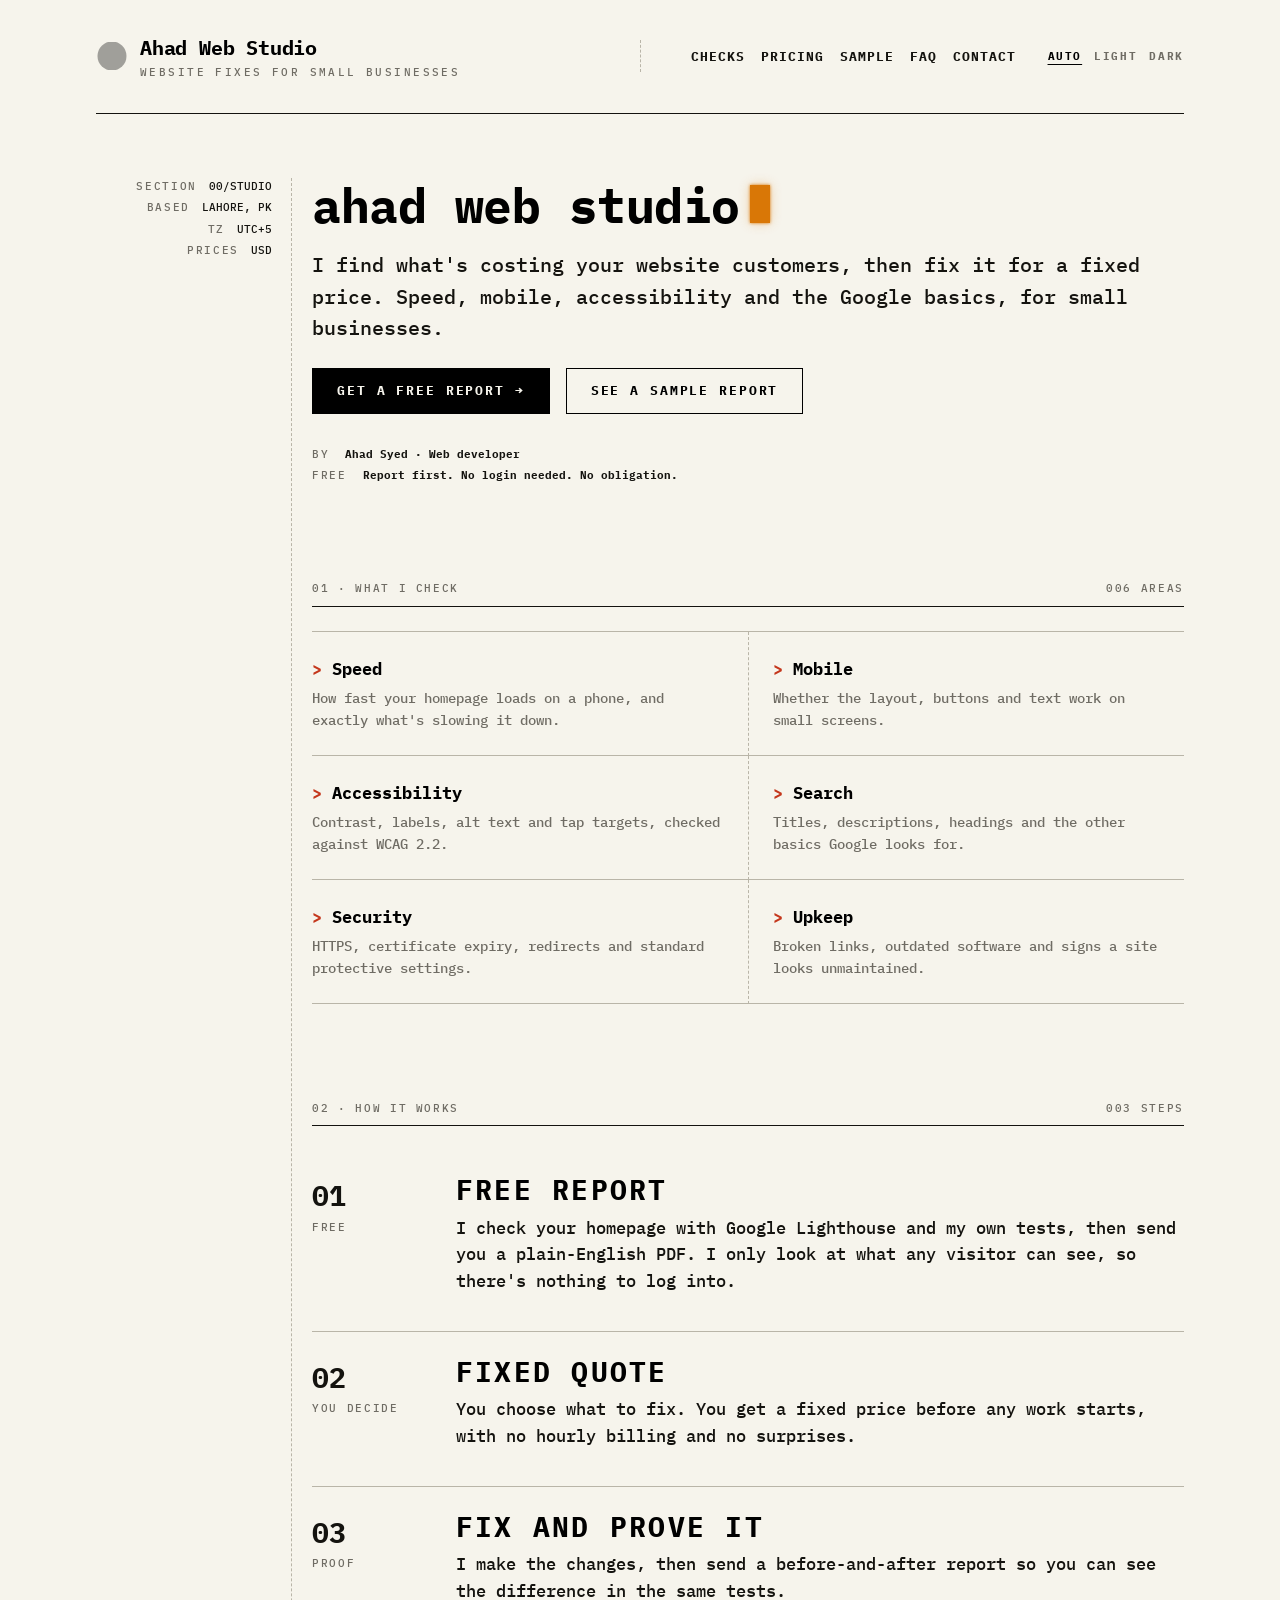
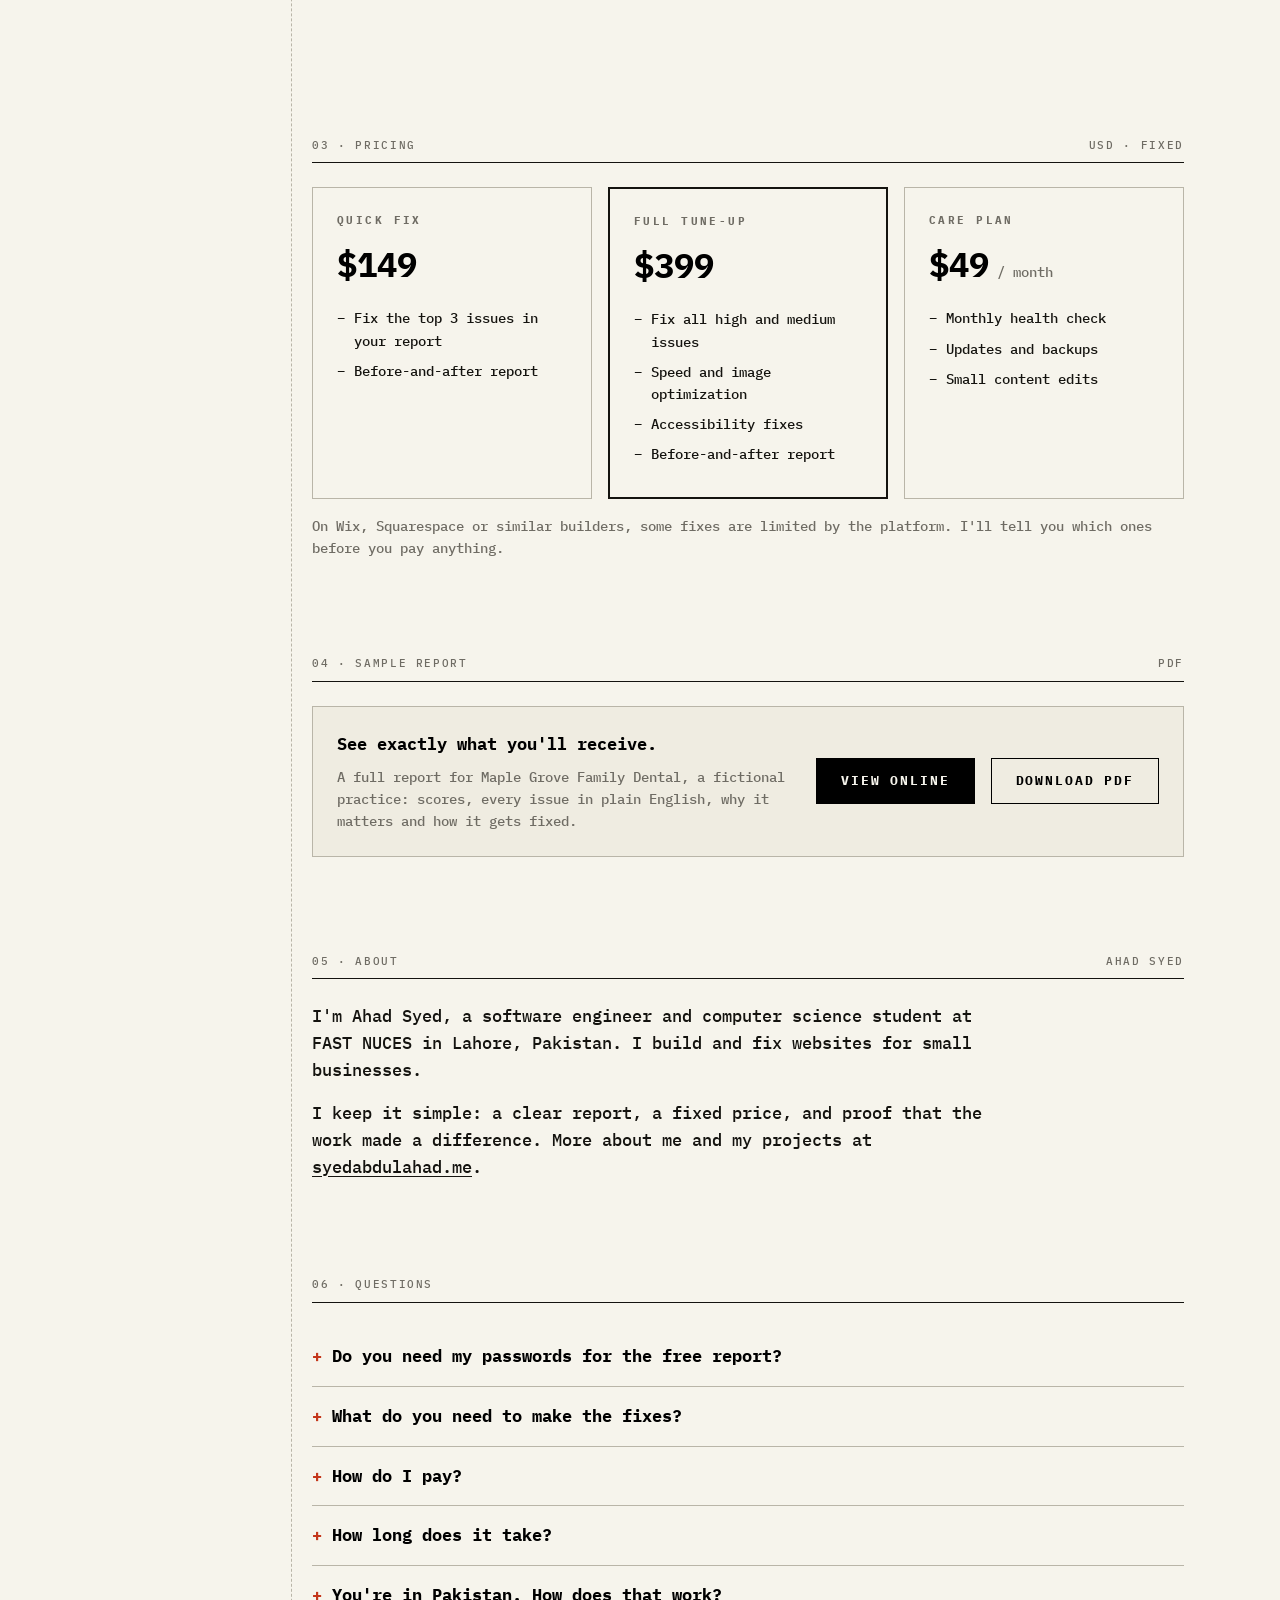
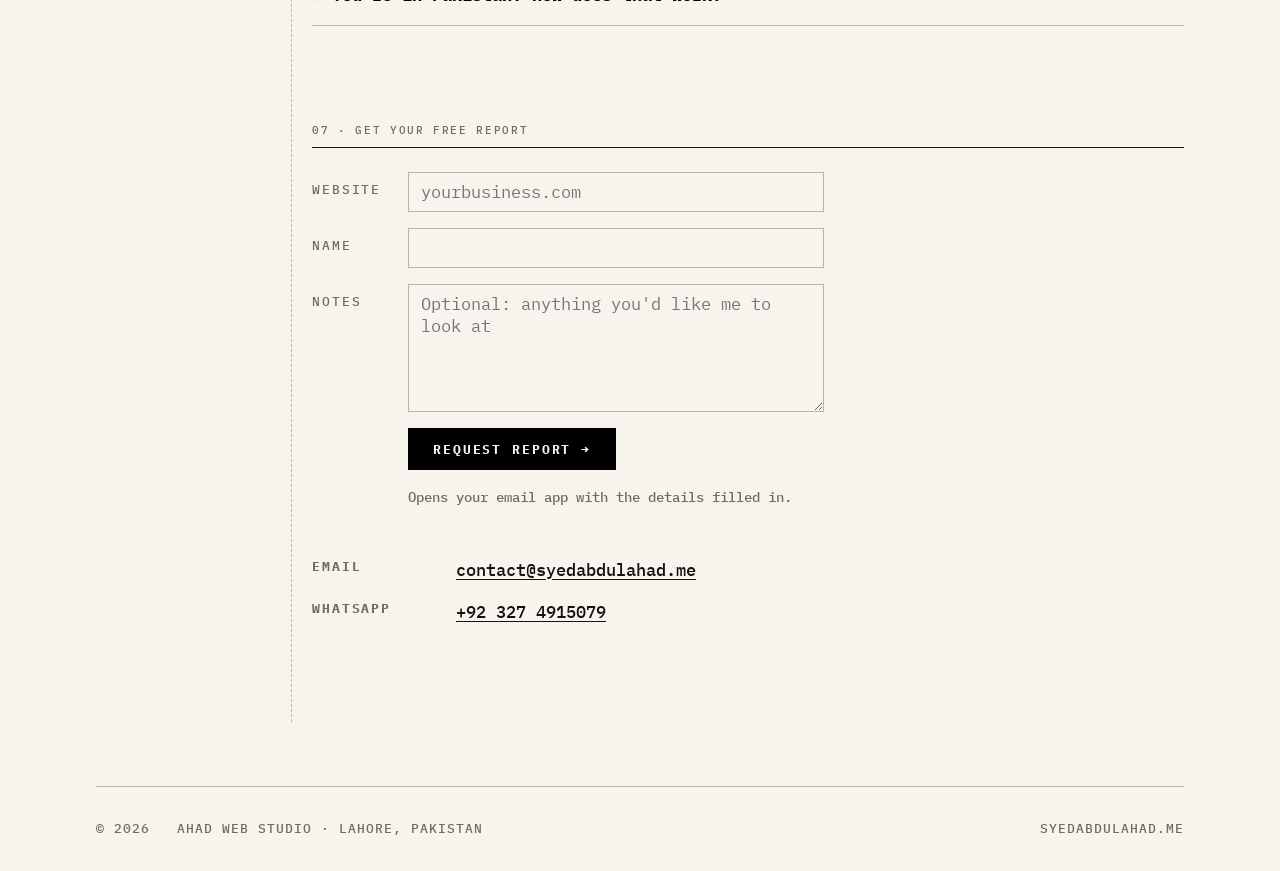
<file: index.html>
<!DOCTYPE html>
<html lang="en">
<head>
  <meta charset="UTF-8">
  <meta name="viewport" content="width=device-width, initial-scale=1.0">
  <title>Ahad Web Studio · Website fixes for small businesses</title>
  <meta name="description" content="Free website health report, then fixed-price fixes for speed, mobile, accessibility and Google basics. For small businesses.">
  <meta name="author" content="Ahad Syed">
  <meta property="og:title" content="Ahad Web Studio">
  <meta property="og:description" content="Free website health report, then fixed-price fixes for small businesses.">
  <meta property="og:type" content="website">
  <meta property="og:url" content="https://studio.syedabdulahad.me/">

  <script>
    (() => {
      try {
        var t = localStorage.getItem('terminal-theme') || 'auto',
            e = document.documentElement;
        if (t === 'light') e.classList.add('theme-light');
        else if (t === 'dark') e.classList.add('theme-dark');
      } catch (e) {}
    })();
  </script>

  <link rel="stylesheet" href="/css/terminal.css">
  <link rel="stylesheet" href="/css/studio.css">
  <link rel="preconnect" href="https://fonts.googleapis.com">
  <link rel="preconnect" href="https://fonts.gstatic.com" crossorigin>
  <link href="https://fonts.googleapis.com/css2?family=IBM+Plex+Mono:wght@400;500;700&family=IBM+Plex+Sans:wght@400;500;700&display=swap" rel="stylesheet">
</head>
<body>
  <div class="doc">
    <header class="doc__masthead"></header>

    <div class="doc__body">
      <aside class="doc__sidebar" data-section="00/STUDIO" data-meta='{
        "BASED": "LAHORE, PK",
        "TZ": "UTC+5",
        "PRICES": "USD"
      }'></aside>

      <main class="doc__main" id="main">
        <section class="hero block">
          <h1 class="hero__title">ahad web studio<span class="cursor" aria-hidden="true"></span></h1>
          <p class="hero__lead">
            I find what's costing your website customers, then fix it for a fixed price.
            Speed, mobile, accessibility and the Google basics, for small businesses.
          </p>
          <div class="cta-row">
            <a class="btn" href="#contact">Get a free report →</a>
            <a class="btn btn--ghost" href="/sample/">See a sample report</a>
          </div>
          <div class="runner runner--inline">
            <div class="runner__field"><span class="runner__key">BY</span><span style="font-weight:700">Ahad Syed · Web developer</span></div>
            <div class="runner__field"><span class="runner__key">FREE</span><span style="font-weight:700">Report first. No login needed. No obligation.</span></div>
          </div>
        </section>

        <section class="block" id="checks">
          <div class="index-header"><span>01 · WHAT I CHECK</span><span class="tnum">006 AREAS</span></div>
          <div class="checks">
            <div class="check"><div class="check__name">Speed</div><p>How fast your homepage loads on a phone, and exactly what's slowing it down.</p></div>
            <div class="check"><div class="check__name">Mobile</div><p>Whether the layout, buttons and text work on small screens.</p></div>
            <div class="check"><div class="check__name">Accessibility</div><p>Contrast, labels, alt text and tap targets, checked against WCAG 2.2.</p></div>
            <div class="check"><div class="check__name">Search</div><p>Titles, descriptions, headings and the other basics Google looks for.</p></div>
            <div class="check"><div class="check__name">Security</div><p>HTTPS, certificate expiry, redirects and standard protective settings.</p></div>
            <div class="check"><div class="check__name">Upkeep</div><p>Broken links, outdated software and signs a site looks unmaintained.</p></div>
          </div>
        </section>

        <section class="block steps" id="how">
          <div class="index-header"><span>02 · HOW IT WORKS</span><span class="tnum">003 STEPS</span></div>
          <article class="entry">
            <div class="entry__meta"><span class="entry__year tnum">01</span><span class="entry__date">FREE</span></div>
            <div class="entry__content">
              <h2 class="entry__title">Free report</h2>
              <p class="entry__desc">I check your homepage with Google Lighthouse and my own tests, then send you a plain-English PDF. I only look at what any visitor can see, so there's nothing to log into.</p>
            </div>
          </article>
          <article class="entry">
            <div class="entry__meta"><span class="entry__year tnum">02</span><span class="entry__date">YOU DECIDE</span></div>
            <div class="entry__content">
              <h2 class="entry__title">Fixed quote</h2>
              <p class="entry__desc">You choose what to fix. You get a fixed price before any work starts, with no hourly billing and no surprises.</p>
            </div>
          </article>
          <article class="entry">
            <div class="entry__meta"><span class="entry__year tnum">03</span><span class="entry__date">PROOF</span></div>
            <div class="entry__content">
              <h2 class="entry__title">Fix and prove it</h2>
              <p class="entry__desc">I make the changes, then send a before-and-after report so you can see the difference in the same tests.</p>
            </div>
          </article>
        </section>

        <section class="block" id="pricing">
          <div class="index-header"><span>03 · PRICING</span><span class="tnum">USD · FIXED</span></div>
          <div class="plans">
            <div class="plan">
              <div class="plan__name">Quick Fix</div>
              <div class="plan__price">$149</div>
              <ul>
                <li>Fix the top 3 issues in your report</li>
                <li>Before-and-after report</li>
              </ul>
            </div>
            <div class="plan plan--featured">
              <div class="plan__name">Full Tune-up</div>
              <div class="plan__price">$399</div>
              <ul>
                <li>Fix all high and medium issues</li>
                <li>Speed and image optimization</li>
                <li>Accessibility fixes</li>
                <li>Before-and-after report</li>
              </ul>
            </div>
            <div class="plan">
              <div class="plan__name">Care Plan</div>
              <div class="plan__price">$49<small> / month</small></div>
              <ul>
                <li>Monthly health check</li>
                <li>Updates and backups</li>
                <li>Small content edits</li>
              </ul>
            </div>
          </div>
          <p class="note">On Wix, Squarespace or similar builders, some fixes are limited by the platform. I'll tell you which ones before you pay anything.</p>
        </section>

        <section class="block" id="sample">
          <div class="index-header"><span>04 · SAMPLE REPORT</span><span class="tnum">PDF</span></div>
          <div class="sample-card">
            <div>
              <p style="font-weight:700; color:var(--c-fg-strong)">See exactly what you'll receive.</p>
              <p class="note" style="margin-top:var(--space-2)">A full report for Maple Grove Family Dental, a fictional practice: scores, every issue in plain English, why it matters and how it gets fixed.</p>
            </div>
            <div class="cta-row" style="margin:0">
              <a class="btn" href="/sample/">View online</a>
              <a class="btn btn--ghost" href="/sample/sample-report.pdf" download>Download PDF</a>
            </div>
          </div>
        </section>

        <section class="block" id="about">
          <div class="index-header"><span>05 · ABOUT</span><span>AHAD SYED</span></div>
          <div class="prose-plain">
            <p>I'm Ahad Syed, a software engineer and computer science student at FAST NUCES in Lahore, Pakistan. I build and fix websites for small businesses.</p>
            <p>I keep it simple: a clear report, a fixed price, and proof that the work made a difference. More about me and my projects at <a class="inline-link" href="https://syedabdulahad.me">syedabdulahad.me</a>.</p>
          </div>
        </section>

        <section class="block faq" id="faq">
          <div class="index-header"><span>06 · QUESTIONS</span></div>
          <details>
            <summary>Do you need my passwords for the free report?</summary>
            <p>No. The report uses only what any visitor or search engine can see. Nothing is logged into, changed or stress-tested.</p>
          </details>
          <details>
            <summary>What do you need to make the fixes?</summary>
            <p>Usually an admin login for your website (for example WordPress) or your hosting. I recommend creating a separate account for me that you can delete when the work is done.</p>
          </details>
          <details>
            <summary>How do I pay?</summary>
            <p>By invoice through Payoneer once you've approved the fixed quote, paid by card or US bank transfer (ACH). Half to start, and half after you've checked the results.</p>
          </details>
          <details>
            <summary>How long does it take?</summary>
            <p>A Quick Fix usually takes 2 to 3 working days. A Full Tune-up usually takes about a week, depending on the site.</p>
          </details>
          <details>
            <summary>You're in Pakistan. How does that work?</summary>
            <p>Everything happens by email or WhatsApp. I'm on UTC+5, so work often gets done while you're asleep, and I reply within one business day.</p>
          </details>
        </section>

        <section class="block" id="contact">
          <div class="index-header"><span>07 · GET YOUR FREE REPORT</span></div>
          <form id="request-form" class="contact-form">
            <div class="form-group">
              <label class="form-label" for="site">WEBSITE</label>
              <input type="text" id="site" name="site" class="form-control" placeholder="yourbusiness.com" required>
            </div>
            <div class="form-group">
              <label class="form-label" for="name">NAME</label>
              <input type="text" id="name" name="name" class="form-control" required autocomplete="name">
            </div>
            <div class="form-group">
              <label class="form-label" for="note">NOTES</label>
              <textarea id="note" name="note" class="form-control" placeholder="Optional: anything you'd like me to look at"></textarea>
            </div>
            <div class="form-group">
              <div class="form-label"></div>
              <div>
                <button type="submit" class="btn">Request report →</button>
                <p class="note">Opens your email app with the details filled in.</p>
              </div>
            </div>
          </form>
          <section class="resume-section" style="margin-top:var(--space-7)">
            <div class="resume-item">
              <div class="resume-item__key">EMAIL</div>
              <div><a class="inline-link" href="mailto:contact@syedabdulahad.me">contact@syedabdulahad.me</a></div>
            </div>
            <div class="resume-item">
              <div class="resume-item__key">WHATSAPP</div>
              <div><a class="inline-link" href="https://wa.me/923274915079" target="_blank" rel="noopener noreferrer">+92 327 4915079</a></div>
            </div>
          </section>
        </section>
      </main>
    </div>

    <footer class="doc__colophon"></footer>
  </div>

  <script type="module" src="/js/components.js"></script>
  <script type="module" src="/js/request.js"></script>
</body>
</html>
</file>
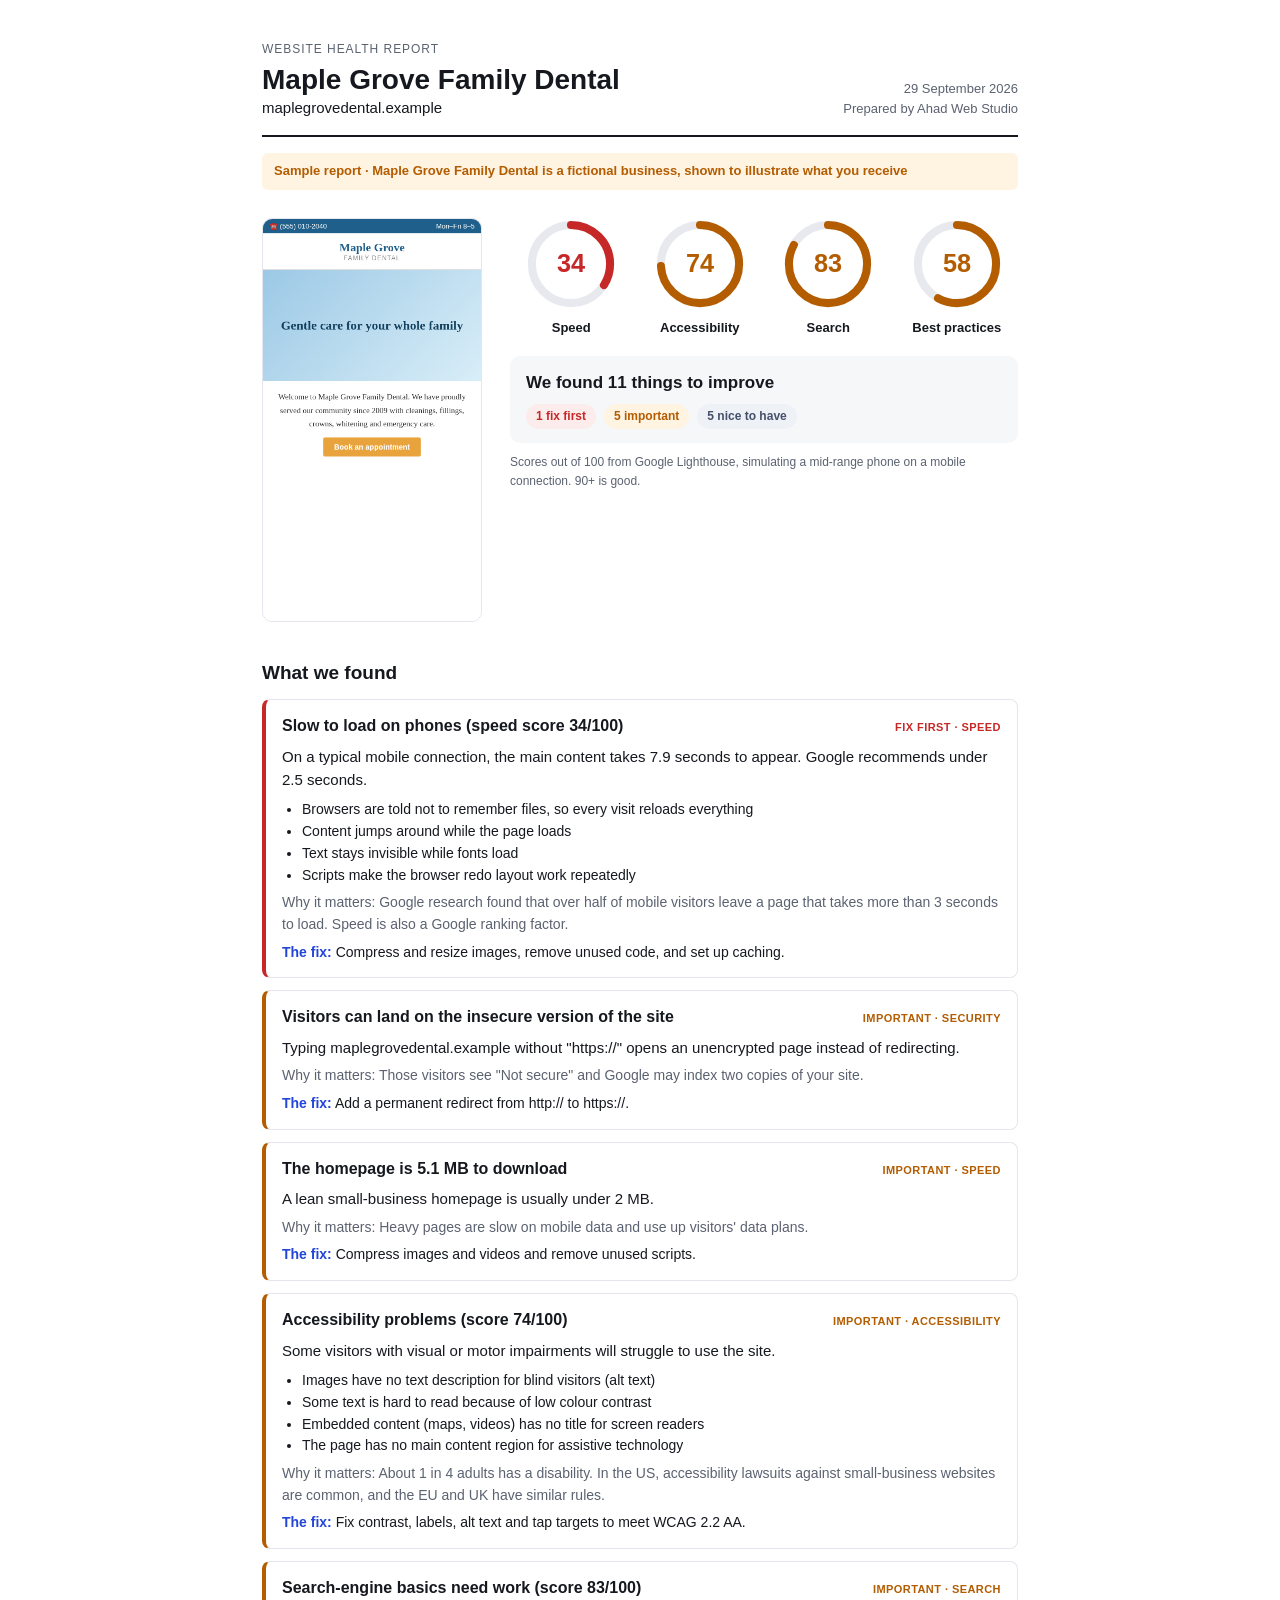
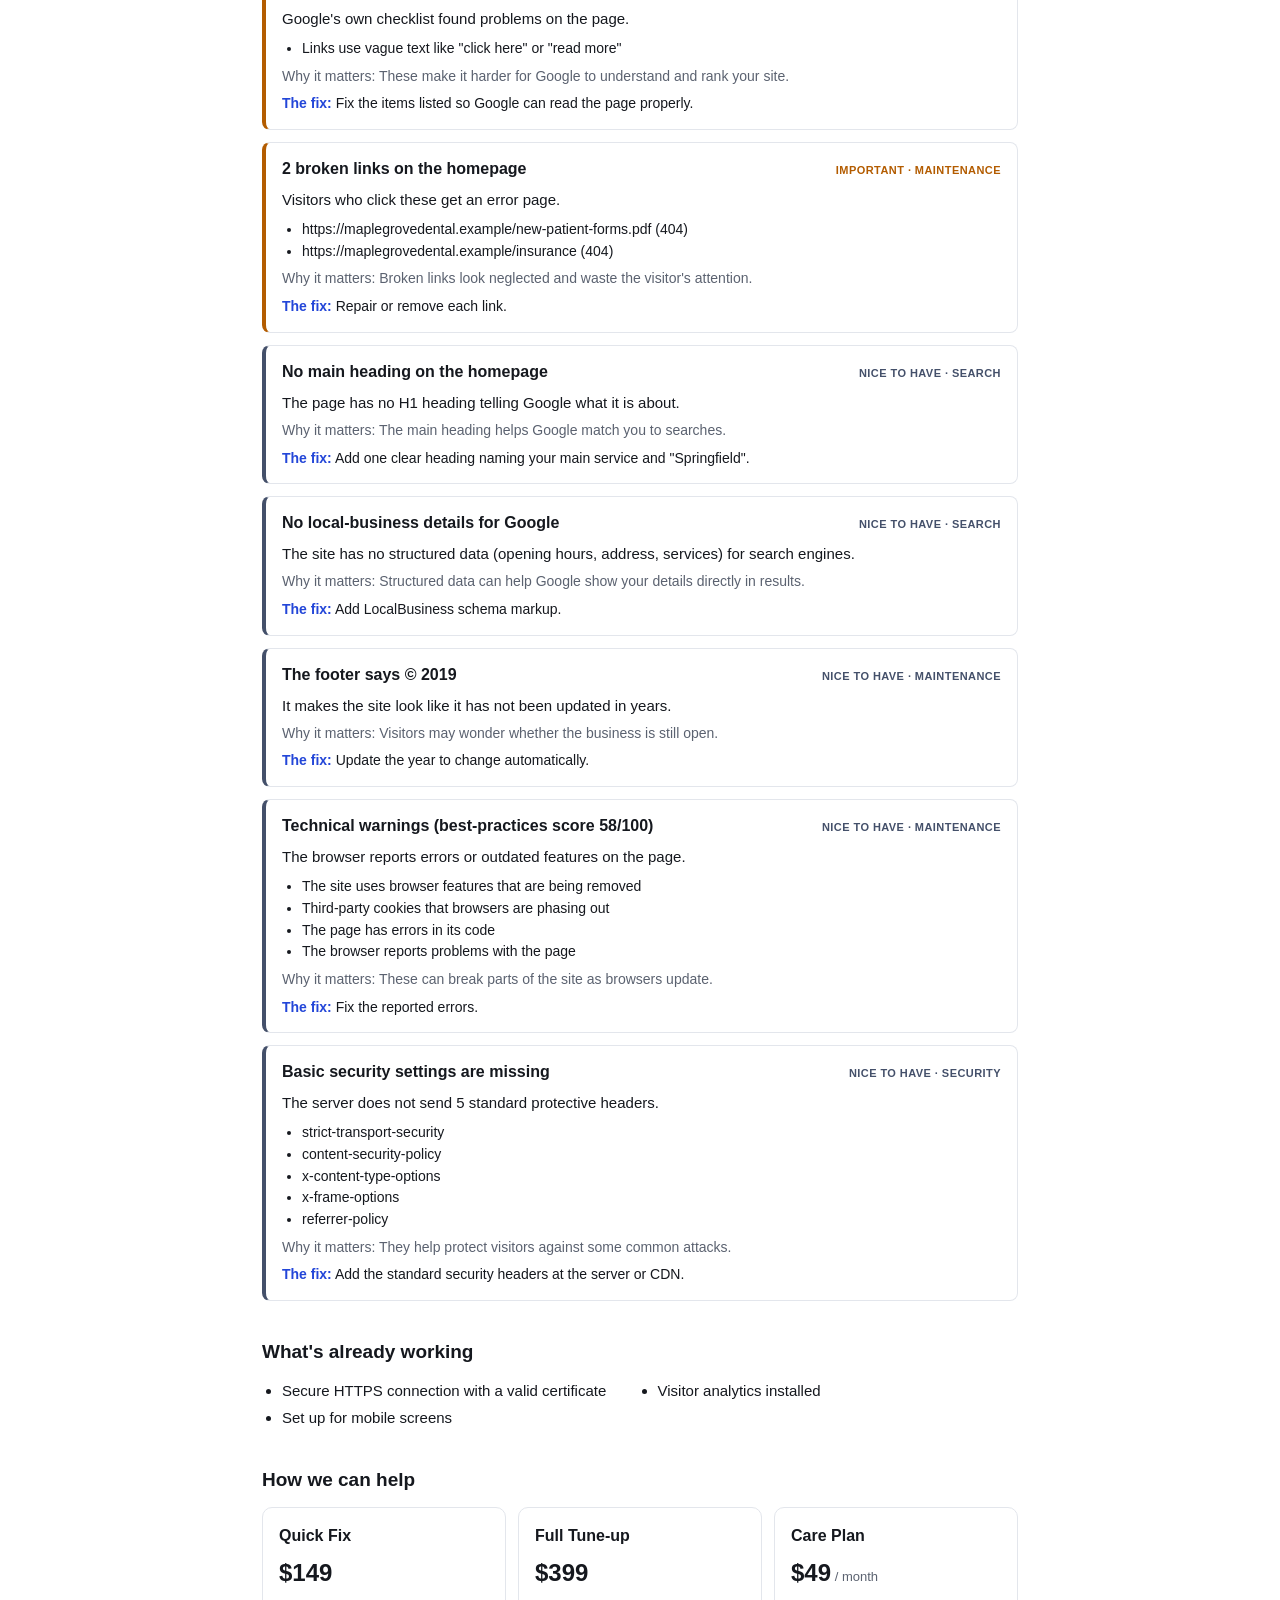
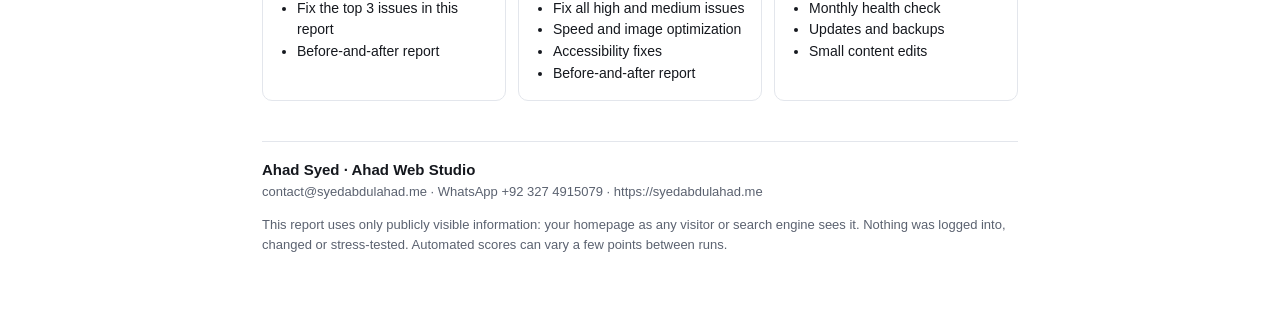
<file: sample/index.html>
<!doctype html>
<html lang="en"><head><meta charset="utf-8"><meta name="viewport" content="width=device-width, initial-scale=1">
<title>Website Health Report · maplegrovedental.example</title>
<style>
  :root { --ink:#15181e; --muted:#5b6270; --line:#e3e6ec; --soft:#f6f7f9; --accent:#2346d8;
          --high:#c62828; --high-bg:#fdecec; --medium:#b35c00; --medium-bg:#fff3e2; --low:#44506a; --low-bg:#eef1f6; }
  * { box-sizing:border-box; }
  body { margin:0; background:#fff; color:var(--ink); font:15px/1.55 -apple-system, "Segoe UI", Roboto, "Helvetica Neue", Arial, sans-serif; }
  .page { max-width:820px; margin:0 auto; padding:40px 32px 56px; }
  header { display:flex; justify-content:space-between; align-items:flex-end; gap:16px; border-bottom:2px solid var(--ink); padding-bottom:16px; }
  .eyebrow { font-size:12px; letter-spacing:.08em; text-transform:uppercase; color:var(--muted); margin:0 0 4px; }
  h1 { font-size:28px; line-height:1.2; margin:0; }
  .meta { text-align:right; font-size:13px; color:var(--muted); }
  .sample { margin:16px 0 0; padding:8px 12px; background:#fff3e2; color:#b35c00; font-size:13px; font-weight:600; border-radius:6px; }
  .overview { display:grid; grid-template-columns: 220px 1fr; gap:28px; margin:28px 0 8px; align-items:start; }
  .shot { width:100%; border:1px solid var(--line); border-radius:10px; }
  .rings { display:grid; grid-template-columns:repeat(4, 1fr); gap:6px; text-align:center; }
  .ring-label { font-size:13px; font-weight:600; margin-top:2px; }
  .summary { background:var(--soft); border-radius:10px; padding:14px 16px; margin-top:18px; }
  .summary strong { font-size:17px; }
  .pills { display:flex; gap:8px; flex-wrap:wrap; margin-top:8px; }
  .pill { font-size:12px; font-weight:600; padding:3px 10px; border-radius:99px; }
  .pill.high { color:var(--high); background:var(--high-bg); } .pill.medium { color:var(--medium); background:var(--medium-bg); } .pill.low { color:var(--low); background:var(--low-bg); }
  .note { font-size:12px; color:var(--muted); margin-top:10px; }
  h2 { font-size:19px; margin:36px 0 12px; }
  .issue { border:1px solid var(--line); border-left:4px solid var(--low); border-radius:8px; padding:14px 16px; margin-bottom:12px; break-inside:avoid; }
  .issue.high { border-left-color:var(--high); } .issue.medium { border-left-color:var(--medium); }
  .issue-head { display:flex; justify-content:space-between; gap:12px; align-items:baseline; }
  .issue h3 { font-size:16px; margin:0; }
  .tag { font-size:11px; font-weight:700; letter-spacing:.04em; text-transform:uppercase; white-space:nowrap; }
  .tag.high { color:var(--high); } .tag.medium { color:var(--medium); } .tag.low { color:var(--low); }
  .issue p { margin:6px 0 0; }
  .issue .why { color:var(--muted); font-size:14px; }
  .issue ul { margin:8px 0 0; padding-left:20px; font-size:14px; }
  .issue .fix { font-size:14px; } .issue .fix b { color:var(--accent); }
  .good { columns:2; padding-left:20px; margin:0; } .good li { margin-bottom:4px; }
  .packages { display:grid; grid-template-columns:repeat(3, 1fr); gap:12px; }
  .pkg { border:1px solid var(--line); border-radius:10px; padding:16px; break-inside:avoid; }
  .pkg h3 { margin:0; font-size:16px; } .price { font-size:24px; font-weight:700; margin:6px 0; }
  .price small { font-size:13px; font-weight:400; color:var(--muted); }
  .pkg ul { padding-left:18px; margin:0; font-size:14px; }
  footer { margin-top:40px; padding-top:16px; border-top:1px solid var(--line); font-size:13px; color:var(--muted); }
  footer .contact { color:var(--ink); font-weight:600; font-size:15px; }
  @media (max-width:640px) { .overview { grid-template-columns:1fr; } .rings { grid-template-columns:repeat(2,1fr); } .packages { grid-template-columns:1fr; } .good { columns:1; } header { flex-direction:column; align-items:flex-start; } .meta { text-align:left; } }
  @page { size:A4; margin:14mm; }
  @media print { .page { padding:0; } h2 { break-after:avoid; } }
</style></head>
<body><div class="page">
<header>
  <div><p class="eyebrow">Website Health Report</p><h1>Maple Grove Family Dental</h1><div>maplegrovedental.example</div></div>
  <div class="meta">29 September 2026<br>Prepared by Ahad Web Studio</div>
</header>

<p class="sample">Sample report · Maple Grove Family Dental is a fictional business, shown to illustrate what you receive</p>
<section class="overview">
  <img class="shot" src="[data-uri]" alt="Your homepage as it appears on a phone">
  <div>
    <div class="rings">
      <div class="ring">
  <svg viewBox="0 0 80 80" width="92" height="92" aria-hidden="true">
    <circle cx="40" cy="40" r="34" fill="none" stroke="#e7e9ee" stroke-width="7"/>
    <circle cx="40" cy="40" r="34" fill="none" stroke="#c62828" stroke-width="7" stroke-linecap="round"
      stroke-dasharray="72.63362215099602 213.62830044410595" transform="rotate(-90 40 40)"/>
    <text x="40" y="47" text-anchor="middle" font-size="22" font-weight="700" fill="#c62828">34</text>
  </svg>
  <div class="ring-label">Speed</div>
</div><div class="ring">
  <svg viewBox="0 0 80 80" width="92" height="92" aria-hidden="true">
    <circle cx="40" cy="40" r="34" fill="none" stroke="#e7e9ee" stroke-width="7"/>
    <circle cx="40" cy="40" r="34" fill="none" stroke="#b35c00" stroke-width="7" stroke-linecap="round"
      stroke-dasharray="158.08494232863842 213.62830044410595" transform="rotate(-90 40 40)"/>
    <text x="40" y="47" text-anchor="middle" font-size="22" font-weight="700" fill="#b35c00">74</text>
  </svg>
  <div class="ring-label">Accessibility</div>
</div><div class="ring">
  <svg viewBox="0 0 80 80" width="92" height="92" aria-hidden="true">
    <circle cx="40" cy="40" r="34" fill="none" stroke="#e7e9ee" stroke-width="7"/>
    <circle cx="40" cy="40" r="34" fill="none" stroke="#b35c00" stroke-width="7" stroke-linecap="round"
      stroke-dasharray="177.31148936860794 213.62830044410595" transform="rotate(-90 40 40)"/>
    <text x="40" y="47" text-anchor="middle" font-size="22" font-weight="700" fill="#b35c00">83</text>
  </svg>
  <div class="ring-label">Search</div>
</div><div class="ring">
  <svg viewBox="0 0 80 80" width="92" height="92" aria-hidden="true">
    <circle cx="40" cy="40" r="34" fill="none" stroke="#e7e9ee" stroke-width="7"/>
    <circle cx="40" cy="40" r="34" fill="none" stroke="#b35c00" stroke-width="7" stroke-linecap="round"
      stroke-dasharray="123.90441425758145 213.62830044410595" transform="rotate(-90 40 40)"/>
    <text x="40" y="47" text-anchor="middle" font-size="22" font-weight="700" fill="#b35c00">58</text>
  </svg>
  <div class="ring-label">Best practices</div>
</div>
    </div>
    <div class="summary">
      <strong>We found 11 things to improve</strong>
      <div class="pills">
        <span class="pill high">1 fix first</span>
        <span class="pill medium">5 important</span>
        <span class="pill low">5 nice to have</span>
      </div>
    </div>
    <p class="note">Scores out of 100 from Google Lighthouse, simulating a mid-range phone on a mobile connection. 90+ is good.</p>
  </div>
</section>

<h2>What we found</h2>
<div class="issue high">
  <div class="issue-head"><h3>Slow to load on phones (speed score 34/100)</h3><span class="tag high">Fix first · Speed</span></div>
  <p>On a typical mobile connection, the main content takes 7.9 seconds to appear. Google recommends under 2.5 seconds.</p>
  <ul><li>Browsers are told not to remember files, so every visit reloads everything</li><li>Content jumps around while the page loads</li><li>Text stays invisible while fonts load</li><li>Scripts make the browser redo layout work repeatedly</li></ul>
  <p class="why">Why it matters: Google research found that over half of mobile visitors leave a page that takes more than 3 seconds to load. Speed is also a Google ranking factor.</p>
  <p class="fix"><b>The fix:</b> Compress and resize images, remove unused code, and set up caching.</p>
</div>
<div class="issue medium">
  <div class="issue-head"><h3>Visitors can land on the insecure version of the site</h3><span class="tag medium">Important · Security</span></div>
  <p>Typing maplegrovedental.example without &quot;https://&quot; opens an unencrypted page instead of redirecting.</p>
  
  <p class="why">Why it matters: Those visitors see &quot;Not secure&quot; and Google may index two copies of your site.</p>
  <p class="fix"><b>The fix:</b> Add a permanent redirect from http:// to https://.</p>
</div>
<div class="issue medium">
  <div class="issue-head"><h3>The homepage is 5.1 MB to download</h3><span class="tag medium">Important · Speed</span></div>
  <p>A lean small-business homepage is usually under 2 MB.</p>
  
  <p class="why">Why it matters: Heavy pages are slow on mobile data and use up visitors' data plans.</p>
  <p class="fix"><b>The fix:</b> Compress images and videos and remove unused scripts.</p>
</div>
<div class="issue medium">
  <div class="issue-head"><h3>Accessibility problems (score 74/100)</h3><span class="tag medium">Important · Accessibility</span></div>
  <p>Some visitors with visual or motor impairments will struggle to use the site.</p>
  <ul><li>Images have no text description for blind visitors (alt text)</li><li>Some text is hard to read because of low colour contrast</li><li>Embedded content (maps, videos) has no title for screen readers</li><li>The page has no main content region for assistive technology</li></ul>
  <p class="why">Why it matters: About 1 in 4 adults has a disability. In the US, accessibility lawsuits against small-business websites are common, and the EU and UK have similar rules.</p>
  <p class="fix"><b>The fix:</b> Fix contrast, labels, alt text and tap targets to meet WCAG 2.2 AA.</p>
</div>
<div class="issue medium">
  <div class="issue-head"><h3>Search-engine basics need work (score 83/100)</h3><span class="tag medium">Important · Search</span></div>
  <p>Google's own checklist found problems on the page.</p>
  <ul><li>Links use vague text like &quot;click here&quot; or &quot;read more&quot;</li></ul>
  <p class="why">Why it matters: These make it harder for Google to understand and rank your site.</p>
  <p class="fix"><b>The fix:</b> Fix the items listed so Google can read the page properly.</p>
</div>
<div class="issue medium">
  <div class="issue-head"><h3>2 broken links on the homepage</h3><span class="tag medium">Important · Maintenance</span></div>
  <p>Visitors who click these get an error page.</p>
  <ul><li>https://maplegrovedental.example/new-patient-forms.pdf (404)</li><li>https://maplegrovedental.example/insurance (404)</li></ul>
  <p class="why">Why it matters: Broken links look neglected and waste the visitor's attention.</p>
  <p class="fix"><b>The fix:</b> Repair or remove each link.</p>
</div>
<div class="issue low">
  <div class="issue-head"><h3>No main heading on the homepage</h3><span class="tag low">Nice to have · Search</span></div>
  <p>The page has no H1 heading telling Google what it is about.</p>
  
  <p class="why">Why it matters: The main heading helps Google match you to searches.</p>
  <p class="fix"><b>The fix:</b> Add one clear heading naming your main service and &quot;Springfield&quot;.</p>
</div>
<div class="issue low">
  <div class="issue-head"><h3>No local-business details for Google</h3><span class="tag low">Nice to have · Search</span></div>
  <p>The site has no structured data (opening hours, address, services) for search engines.</p>
  
  <p class="why">Why it matters: Structured data can help Google show your details directly in results.</p>
  <p class="fix"><b>The fix:</b> Add LocalBusiness schema markup.</p>
</div>
<div class="issue low">
  <div class="issue-head"><h3>The footer says © 2019</h3><span class="tag low">Nice to have · Maintenance</span></div>
  <p>It makes the site look like it has not been updated in years.</p>
  
  <p class="why">Why it matters: Visitors may wonder whether the business is still open.</p>
  <p class="fix"><b>The fix:</b> Update the year to change automatically.</p>
</div>
<div class="issue low">
  <div class="issue-head"><h3>Technical warnings (best-practices score 58/100)</h3><span class="tag low">Nice to have · Maintenance</span></div>
  <p>The browser reports errors or outdated features on the page.</p>
  <ul><li>The site uses browser features that are being removed</li><li>Third-party cookies that browsers are phasing out</li><li>The page has errors in its code</li><li>The browser reports problems with the page</li></ul>
  <p class="why">Why it matters: These can break parts of the site as browsers update.</p>
  <p class="fix"><b>The fix:</b> Fix the reported errors.</p>
</div>
<div class="issue low">
  <div class="issue-head"><h3>Basic security settings are missing</h3><span class="tag low">Nice to have · Security</span></div>
  <p>The server does not send 5 standard protective headers.</p>
  <ul><li>strict-transport-security</li><li>content-security-policy</li><li>x-content-type-options</li><li>x-frame-options</li><li>referrer-policy</li></ul>
  <p class="why">Why it matters: They help protect visitors against some common attacks.</p>
  <p class="fix"><b>The fix:</b> Add the standard security headers at the server or CDN.</p>
</div>

<h2>What's already working</h2><ul class="good"><li>Secure HTTPS connection with a valid certificate</li><li>Set up for mobile screens</li><li>Visitor analytics installed</li></ul>

<h2>How we can help</h2>
<div class="packages"><div class="pkg"><h3>Quick Fix</h3>
  <div class="price">$149</div>
  <ul><li>Fix the top 3 issues in this report</li><li>Before-and-after report</li></ul></div><div class="pkg"><h3>Full Tune-up</h3>
  <div class="price">$399</div>
  <ul><li>Fix all high and medium issues</li><li>Speed and image optimization</li><li>Accessibility fixes</li><li>Before-and-after report</li></ul></div><div class="pkg"><h3>Care Plan</h3>
  <div class="price">$49<small> / month</small></div>
  <ul><li>Monthly health check</li><li>Updates and backups</li><li>Small content edits</li></ul></div></div>

<footer>
  <div class="contact">Ahad Syed · Ahad Web Studio</div>
  <div>contact@syedabdulahad.me · WhatsApp +92 327 4915079 · https://syedabdulahad.me</div>
  <p>This report uses only publicly visible information: your homepage as any visitor or search engine sees it. Nothing was logged into, changed or stress-tested. Automated scores can vary a few points between runs.</p>
</footer>
</div></body></html>
</file>
<file: css/terminal.css>
:root {
  /* Fonts */
  --font-mono: 'IBM Plex Mono', ui-monospace, 'SF Mono', Menlo, Consolas, 'DejaVu Sans Mono', monospace;
  --font-sans: 'IBM Plex Sans', -apple-system, BlinkMacSystemFont, 'Segoe UI', Roboto, sans-serif;

  /* Font Sizes */
  --fs-xxs: 0.6875rem;   /* 11px */
  --fs-xs:  0.78125rem;  /* 12.5px */
  --fs-sm:  0.875rem;    /* 14px */
  --fs-md:  1.0625rem;   /* 17px */
  --fs-lg:  1.25rem;     /* 20px */
  --fs-xl:  1.75rem;     /* 28px */
  --fs-2xl: 2.125rem;    /* 34px */
  --fs-3xl: 3rem;        /* 48px */
  --fs-4xl: 4rem;        /* 64px */

  /* Spacing Scale */
  --space-1:  0.25rem;
  --space-2:  0.5rem;
  --space-3:  0.75rem;
  --space-4:  1rem;
  --space-5:  1.5rem;
  --space-6:  2rem;
  --space-7:  3rem;
  --space-8:  4rem;
  --space-9:  6rem;
  --space-10: 8rem;

  /* Default Light Mode Colors */
  --c-bg:          #f6f4ec;
  --c-bg-elev:     #efece1;
  --c-bg-code:     #ece8db;
  --c-fg:          #14130f;
  --c-fg-strong:   #000000;
  --c-fg-muted:    #6f6c64;
  --c-fg-subtle:   #9b9890;
  --c-rule:        #14130f;
  --c-rule-soft:   #b9b5a8;
  --c-accent:      #c4361b;
  --c-cursor:      #d97706;
  
  --c-link:        var(--c-fg);
  --c-link-hover:  var(--c-bg);
  --c-mark-bg:     #f0e6a8;
  --c-selection:   var(--c-fg);
  --c-selection-fg: var(--c-bg);

  /* Layout */
  --content-max: 72rem;
  --sidebar-w:   11rem;
  --gutter:      2.5rem;
  --rule-w:      1px;
  --rule-w-thick: 2px;
}

/* Dark Mode Colors */
html.theme-dark {
  --c-bg:          #0b0b09;
  --c-bg-elev:     #14130f;
  --c-bg-code:     #14130f;
  --c-fg:          #e8e5d8;
  --c-fg-strong:   #ffffff;
  --c-fg-muted:    #8e8b81;
  --c-fg-subtle:   #5b584f;
  --c-rule:        #e8e5d8;
  --c-rule-soft:   #36342c;
  --c-accent:      #e8634a;
  --c-cursor:      #67e8f9;
  
  --c-mark-bg:     #5a4914;
}

/* Auto Dark Mode */
@media (prefers-color-scheme: dark) {
  html:not(.theme-light):not(.theme-dark) {
    --c-bg:          #0b0b09;
    --c-bg-elev:     #14130f;
    --c-bg-code:     #14130f;
    --c-fg:          #e8e5d8;
    --c-fg-strong:   #ffffff;
    --c-fg-muted:    #8e8b81;
    --c-fg-subtle:   #5b584f;
    --c-rule:        #e8e5d8;
    --c-rule-soft:   #36342c;
    --c-accent:      #e8634a;
    --c-cursor:      #67e8f9;
    --c-mark-bg:     #5a4914;
  }
}

/* -----------------------------------------------------------------------------
 * 2. RESET & BASE TYPOGRAPHY
 * -------------------------------------------------------------------------- */

*, *::before, *::after {
  box-sizing: border-box;
}

body, h1, h2, h3, h4, p, ul, ol, figure, blockquote, dl, dd {
  margin: 0;
}

html {
  font-family: var(--font-mono);
  font-size: 16px;
  color: var(--c-fg);
  background-color: var(--c-bg);
  color-scheme: light dark;
}

body {
  font-size: var(--fs-md);
  font-weight: 500;
  line-height: 1.58;
  -webkit-font-smoothing: antialiased;
}

h1, h2, h3, h4, h5, h6 {
  color: var(--c-fg-strong);
  font-weight: 700;
  line-height: 1.15;
}

h1 { font-size: var(--fs-3xl); letter-spacing: -0.01em; }
h2 { font-size: var(--fs-2xl); letter-spacing: 0.08em; text-transform: uppercase; }
h3 { font-size: var(--fs-xl); }

a {
  color: inherit;
  text-decoration: none;
  transition: all 80ms linear;
}

::selection {
  background-color: var(--c-selection);
  color: var(--c-selection-fg);
}

img, svg {
  max-width: 100%;
  height: auto;
  display: block;
}

button {
  font-family: inherit;
  background: none;
  border: none;
  padding: 0;
  cursor: pointer;
  color: inherit;
}

.tnum {
  font-variant-numeric: tabular-nums;
}

/* -----------------------------------------------------------------------------
 * 3. DOCUMENT LAYOUT
 * -------------------------------------------------------------------------- */

.doc {
  max-width: var(--content-max);
  margin: 0 auto;
  padding: 0 var(--space-6);
  min-height: 100vh;
  display: flex;
  flex-direction: column;
}

.doc__masthead {
  display: grid;
  grid-template-columns: 1fr auto 1fr;
  align-items: center;
  gap: var(--space-6);
  padding: var(--space-6) 0;
  border-bottom: var(--rule-w) solid var(--c-rule);
}

.doc__brand {
  display: flex;
  align-items: center;
  gap: var(--space-3);
  color: var(--c-fg-strong);
  font-weight: 700;
}

.doc__brand-name {
  font-size: var(--fs-lg);
  letter-spacing: -0.01em;
}

.doc__brand-tagline {
  font-size: var(--fs-xxs);
  text-transform: uppercase;
  letter-spacing: 0.22em;
  color: var(--c-fg-muted);
  display: block;
  font-weight: 500;
}

.doc__divider {
  width: 1px;
  height: 2rem;
  border-left: var(--rule-w) dashed var(--c-rule-soft);
}

.doc__meta-top-row {
  display: flex;
  justify-content: flex-end;
  gap: var(--space-6);
  align-items: center;
}

.doc__body {
  display: grid;
  grid-template-columns: var(--sidebar-w) 1fr;
  gap: var(--gutter);
  flex-grow: 1;
  padding: var(--space-8) 0;
}

.doc__sidebar {
  position: relative;
  text-align: right;
}

.doc__sidebar::after {
  content: "";
  position: absolute;
  top: 0;
  right: calc(var(--gutter) / -2);
  bottom: 0;
  border-right: var(--rule-w) dashed var(--c-rule-soft);
}

.doc__colophon {
  display: grid;
  grid-template-columns: 1fr auto 1fr;
  padding: var(--space-6) 0;
  border-top: var(--rule-w) solid var(--c-rule-soft);
  font-size: var(--fs-xs);
  text-transform: uppercase;
  letter-spacing: 0.08em;
  color: var(--c-fg-muted);
}

.doc__colophon-right {
  text-align: right;
}

/* -----------------------------------------------------------------------------
 * 4. COMPONENTS
 * -------------------------------------------------------------------------- */

/* Navigation */
.nav {
  display: flex;
  gap: var(--space-4);
}

.nav__item {
  font-size: var(--fs-xs);
  text-transform: uppercase;
  letter-spacing: 0.08em;
  font-weight: 700;
  position: relative;
}

.nav__item.is-current {
  text-decoration: underline;
  text-underline-offset: 0.35em;
  text-decoration-thickness: var(--rule-w);
}

.nav__item::before, .nav__item::after {
  position: absolute;
  opacity: 0;
  transition: opacity 80ms;
}

.nav__item:hover::before { content: "["; left: -0.7em; opacity: 1; }
.nav__item:hover::after  { content: "]"; right: -0.7em; opacity: 1; }

/* Theme Toggle */
.toggle {
  display: flex;
  gap: var(--space-3);
}

.toggle__btn {
  font-size: var(--fs-xxs);
  text-transform: uppercase;
  letter-spacing: 0.15em;
  font-weight: 700;
  color: var(--c-fg-muted);
}

.toggle__btn[aria-pressed="true"], .toggle__btn:hover {
  color: var(--c-fg-strong);
}

.toggle__btn[aria-pressed="true"] {
  text-decoration: underline;
  text-underline-offset: 0.4em;
  text-decoration-thickness: var(--rule-w);
}

/* Sidebar Runners */
.runner {
  margin-bottom: var(--space-6);
  font-size: var(--fs-xxs);
}

.runner__field {
  display: flex;
  justify-content: flex-end;
  gap: var(--space-3);
  margin-bottom: var(--space-1);
}

.runner__key {
  color: var(--c-fg-muted);
  text-transform: uppercase;
  letter-spacing: 0.15em;
}

/* Index Entries */
.index-header {
  display: flex;
  justify-content: space-between;
  font-size: var(--fs-xxs);
  text-transform: uppercase;
  letter-spacing: 0.15em;
  color: var(--c-fg-muted);
  border-bottom: var(--rule-w) solid var(--c-rule);
  padding-bottom: var(--space-2);
  margin-bottom: var(--space-5);
}

.entry {
  display: grid;
  grid-template-columns: 8rem 1fr;
  gap: var(--space-4);
  padding: var(--space-5) 0;
  border-bottom: var(--rule-w) solid var(--c-rule-soft);
}

.entry:last-child {
  border-bottom: none;
}

.entry__meta {
  display: flex;
  flex-direction: column;
}

.entry__year {
  font-weight: 700;
}

.entry__date {
  font-size: var(--fs-xxs);
  text-transform: uppercase;
  letter-spacing: 0.15em;
  color: var(--c-fg-muted);
}

.entry__title {
  font-size: var(--fs-xl);
  font-weight: 700;
  margin-bottom: var(--space-2);
  color: var(--c-fg-strong);
  text-decoration: underline;
  text-decoration-color: transparent;
  transition: text-decoration-color 80ms;
}

.entry:hover .entry__title {
  text-decoration-color: var(--c-fg-strong);
}

.entry__desc {
  margin-bottom: var(--space-3);
}

.entry__link {
  font-size: var(--fs-xxs);
  text-transform: uppercase;
  letter-spacing: 0.22em;
  font-weight: 700;
  color: var(--c-fg-muted);
  display: inline-flex;
  align-items: center;
}

.entry__link::after {
  content: "→";
  margin-left: 0.5em;
  transition: transform 120ms ease;
}

.entry__link:hover::after {
  transform: translateX(0.3em);
}

.entry__link:hover {
  color: var(--c-fg-strong);
}

/* Blinking Cursor */
.cursor {
  display: inline-block;
  width: 0.4em;
  height: 0.8em;
  margin-left: 0.22em;
  background: var(--c-cursor);
  box-shadow: 0 0 3px var(--c-cursor), 0 0 12px color-mix(in srgb, var(--c-cursor) 30%, transparent);
  animation: cursor-blink 1.06s linear infinite;
  vertical-align: baseline;
}

@keyframes cursor-blink {
  0%, 50%  { opacity: 1; }
  55%, 100% { opacity: 0; }
}

@media (prefers-reduced-motion) {
  .cursor { animation: none; opacity: 1; }
}

/* -----------------------------------------------------------------------------
 * 5. PROSE (ARTICLE STYLING)
 * -------------------------------------------------------------------------- */

.prose {
  max-width: 44rem;
}

.prose > * + * {
  margin-top: var(--space-5);
}

/* The Signature Inverted Highlight Links */
.prose a:not(.no-highlight) {
  color: var(--c-bg);
  background: var(--c-fg-strong);
  padding: 0.05em 0.35em;
  text-decoration: none;
  box-decoration-break: clone;
  -webkit-box-decoration-break: clone;
  box-shadow: inset 0 0 0 1px var(--c-fg-strong);
  transition: background-color 80ms, color 80ms, box-shadow 80ms;
}

.prose a:not(.no-highlight):hover {
  background: transparent;
  color: var(--c-fg-strong);
  box-shadow: inset 0 0 0 1px var(--c-fg-strong);
}

.prose h2, .prose h3 {
  margin-top: var(--space-8);
  margin-bottom: var(--space-4);
}

.prose ul {
  list-style: none;
  padding-left: 1.5rem;
}

.prose ul li {
  position: relative;
  margin-bottom: var(--space-2);
}

.prose ul li::before {
  content: "–";
  position: absolute;
  left: -1.5rem;
  font-weight: 700;
  color: var(--c-fg-strong);
}

.prose hr {
  border: none;
  text-align: center;
  margin: var(--space-8) 0;
}

.prose hr::before {
  content: "§";
  color: var(--c-fg-muted);
}

.prose blockquote {
  border-left: var(--rule-w-thick) solid var(--c-rule);
  padding-left: var(--space-5);
  font-style: italic;
  color: var(--c-fg-muted);
}

.prose code {
  font-family: var(--font-mono);
  font-size: var(--fs-sm);
  background: var(--c-bg-code);
  padding: 0.1em 0.3em;
  border-radius: 2px;
  border: var(--rule-w) solid var(--c-rule-soft);
}

.prose pre {
  background: var(--c-bg-code);
  padding: var(--space-5);
  overflow-x: auto;
  border: var(--rule-w) solid var(--c-rule);
}

.prose pre code {
  background: none;
  padding: 0;
  border: none;
  font-size: var(--fs-sm);
}

/* -----------------------------------------------------------------------------
 * 6. PAGE-SPECIFIC COMPONENTS
 * -------------------------------------------------------------------------- */

.hero {
  margin-bottom: var(--space-8);
}

.hero__title {
  font-size: var(--fs-4xl);
  text-transform: lowercase;
  margin-bottom: var(--space-4);
}

.hero__lead {
  font-size: var(--fs-lg);
  margin-bottom: var(--space-5);
}

.kicker {
  font-size: var(--fs-xxs);
  text-transform: uppercase;
  letter-spacing: 0.22em;
  color: var(--c-fg-muted);
  font-weight: 700;
  margin-bottom: var(--space-3);
  display: block;
}

.resume-section {
  margin-bottom: var(--space-8);
}

.resume-item {
  display: grid;
  grid-template-columns: 8rem 1fr;
  gap: var(--space-4);
  margin-bottom: var(--space-4);
}

.resume-item__key {
  text-transform: uppercase;
  letter-spacing: 0.15em;
  font-size: var(--fs-xs);
  color: var(--c-fg-muted);
  font-weight: 700;
}

/* Form Styles */
.contact-form {
  max-width: 32rem;
}

.form-group {
  display: flex;
  margin-bottom: var(--space-4);
}

.form-label {
  width: 6rem;
  flex-shrink: 0;
  text-transform: uppercase;
  letter-spacing: 0.15em;
  font-size: var(--fs-xs);
  color: var(--c-fg-muted);
  padding-top: var(--space-2);
}

.form-control {
  flex-grow: 1;
  font-family: var(--font-mono);
  font-size: var(--fs-md);
  color: var(--c-fg-strong);
  background: transparent;
  border: var(--rule-w) solid var(--c-rule-soft);
  padding: var(--space-2) var(--space-3);
}

.form-control:focus {
  outline: none;
  border-color: var(--c-fg-strong);
  background: var(--c-bg-elev);
}

textarea.form-control {
  min-height: 8rem;
  resize: vertical;
}

.btn {
  font-family: var(--font-mono);
  text-transform: uppercase;
  letter-spacing: 0.15em;
  font-size: var(--fs-xs);
  font-weight: 700;
  color: var(--c-bg);
  background: var(--c-fg-strong);
  padding: var(--space-3) var(--space-5);
  border: 1px solid var(--c-fg-strong);
  display: inline-flex;
  align-items: center;
}

.btn:hover {
  background: transparent;
  color: var(--c-fg-strong);
}

.btn:disabled {
  opacity: 0.5;
  cursor: not-allowed;
}

.nav-mobile-toggle {
  display: none;
}

/* -----------------------------------------------------------------------------
 * 7. RESPONSIVE DESIGN
 * -------------------------------------------------------------------------- */

@media (max-width: 860px) {
  .doc__body {
    grid-template-columns: 1fr;
  }
  
  .doc__sidebar {
    display: none;
  }

  .doc__masthead {
    grid-template-columns: 1fr auto;
  }
  
  .doc__divider {
    display: none;
  }

  .doc__meta-top-row {
    flex-direction: column;
    align-items: flex-end;
    gap: var(--space-4);
  }

  .nav {
    display: none;
    flex-direction: column;
    text-align: right;
  }

  .nav.is-open {
    display: flex;
  }

  .nav-mobile-toggle {
    display: block;
    font-size: var(--fs-xs);
    text-transform: uppercase;
    letter-spacing: 0.15em;
    font-weight: 700;
    margin-bottom: var(--space-2);
  }
}

@media (max-width: 600px) {
  .entry {
    grid-template-columns: 1fr;
    gap: var(--space-2);
  }

  .entry__meta {
    flex-direction: row;
    gap: var(--space-2);
    align-items: baseline;
  }
  
  .resume-item {
    grid-template-columns: 1fr;
    gap: var(--space-1);
  }

  .form-group {
    flex-direction: column;
  }
  
  .form-label {
    width: auto;
    padding-top: 0;
    margin-bottom: var(--space-1);
  }
}

@media (max-width: 480px) {
  :root {
    --fs-3xl: 2rem;
    --fs-4xl: 2.5rem;
  }
  
  .doc {
    padding: 0 var(--space-4);
  }

  .doc__brand-tagline {
    display: none;
  }
}
</file>
<file: css/studio.css>
/* Business-page components layered on top of terminal.css */

html { scroll-behavior: smooth; }
@media (prefers-reduced-motion) { html { scroll-behavior: auto; } }

.block {
  margin-bottom: var(--space-9);
  scroll-margin-top: var(--space-6);
}

.hero__title { font-size: var(--fs-3xl); }

.cta-row {
  display: flex;
  flex-wrap: wrap;
  gap: var(--space-4);
  align-items: center;
  margin-bottom: var(--space-6);
}

.btn--ghost {
  color: var(--c-fg-strong);
  background: transparent;
}

.btn--ghost:hover {
  color: var(--c-bg);
  background: var(--c-fg-strong);
}

.runner--inline .runner__field {
  justify-content: flex-start;
  gap: var(--space-4);
}

/* What I check */
.checks {
  display: grid;
  grid-template-columns: repeat(2, 1fr);
  border-top: var(--rule-w) solid var(--c-rule-soft);
}

.check {
  padding: var(--space-5) var(--space-5) var(--space-5) 0;
  border-bottom: var(--rule-w) solid var(--c-rule-soft);
}

.check:nth-child(even) {
  padding-left: var(--space-5);
  border-left: var(--rule-w) dashed var(--c-rule-soft);
}

.check__name {
  font-weight: 700;
  color: var(--c-fg-strong);
  margin-bottom: var(--space-1);
}

.check__name::before {
  content: "> ";
  color: var(--c-accent);
}

.check p { font-size: var(--fs-sm); color: var(--c-fg-muted); }

/* How it works */
.steps .entry__year { font-size: var(--fs-xl); }

/* Pricing */
.plans {
  display: grid;
  grid-template-columns: repeat(3, 1fr);
  gap: var(--space-4);
}

.plan {
  border: var(--rule-w) solid var(--c-rule-soft);
  padding: var(--space-5);
  display: flex;
  flex-direction: column;
}

.plan--featured {
  border: var(--rule-w-thick) solid var(--c-rule);
}

.plan__name {
  font-size: var(--fs-xxs);
  text-transform: uppercase;
  letter-spacing: 0.22em;
  font-weight: 700;
  color: var(--c-fg-muted);
}

.plan__price {
  font-size: var(--fs-2xl);
  font-weight: 700;
  color: var(--c-fg-strong);
  margin: var(--space-2) 0 var(--space-4);
}

.plan__price small {
  font-size: var(--fs-sm);
  color: var(--c-fg-muted);
  font-weight: 500;
}

.plan ul {
  list-style: none;
  padding: 0;
  margin: 0;
  font-size: var(--fs-sm);
}

.plan li {
  padding-left: 1.2em;
  position: relative;
  margin-bottom: var(--space-2);
}

.plan li::before {
  content: "–";
  position: absolute;
  left: 0;
  font-weight: 700;
}

.note {
  font-size: var(--fs-sm);
  color: var(--c-fg-muted);
  margin-top: var(--space-4);
}

/* Sample */
.sample-card {
  display: grid;
  grid-template-columns: 1fr auto;
  gap: var(--space-5);
  align-items: center;
  border: var(--rule-w) solid var(--c-rule-soft);
  padding: var(--space-5);
  background: var(--c-bg-elev);
}

/* FAQ */
.faq details {
  border-bottom: var(--rule-w) solid var(--c-rule-soft);
  padding: var(--space-4) 0;
}

.faq summary {
  cursor: pointer;
  font-weight: 700;
  color: var(--c-fg-strong);
  list-style: none;
}

.faq summary::-webkit-details-marker { display: none; }
.faq summary::before { content: "+ "; color: var(--c-accent); }
.faq details[open] summary::before { content: "− "; }
.faq details p { margin-top: var(--space-2); color: var(--c-fg-muted); font-size: var(--fs-sm); max-width: 44rem; }

.prose-plain p + p { margin-top: var(--space-4); }
.prose-plain { max-width: 44rem; }

.inline-link {
  text-decoration: underline;
  text-underline-offset: 0.2em;
}

.inline-link:hover { color: var(--c-accent); }

@media (max-width: 860px) {
  .plans { grid-template-columns: 1fr; }
}

@media (max-width: 600px) {
  .checks { grid-template-columns: 1fr; }
  .check, .check:nth-child(even) { padding: var(--space-4) 0; border-left: none; }
  .sample-card { grid-template-columns: 1fr; }
}
</file>
